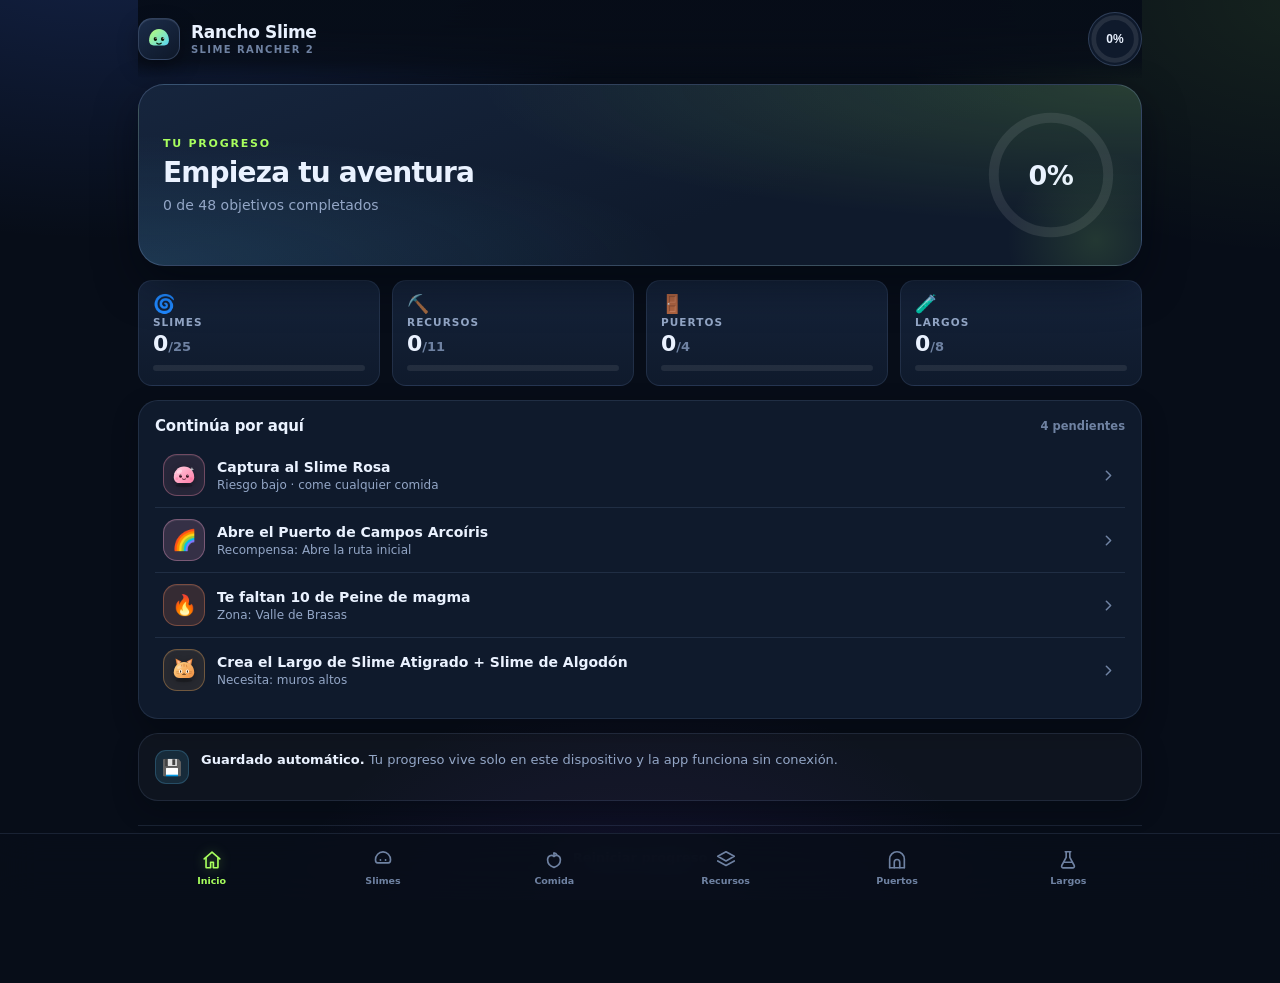
<file: public/index.html>
<!DOCTYPE html>
<html lang="es">
<head>
<meta charset="utf-8">
<meta name="viewport" content="width=device-width, initial-scale=1, viewport-fit=cover">
<meta name="color-scheme" content="dark">
<meta name="theme-color" content="#070d18">
<meta name="description" content="Rancho Slime: la checklist de Slime Rancher 2 para llevar tus slimes, recursos, puertos y largos. Tu progreso se guarda en tu dispositivo.">
<meta name="apple-mobile-web-app-capable" content="yes">
<meta name="apple-mobile-web-app-status-bar-style" content="black-translucent">
<meta name="apple-mobile-web-app-title" content="Rancho Slime">
<title>Rancho Slime · Checklist de Slime Rancher 2</title>
<link rel="manifest" href="manifest.json">
<link rel="icon" href="icon.svg" type="image/svg+xml">
<link rel="icon" href="icon.png" sizes="512x512">
<link rel="apple-touch-icon" href="icon.png">
<link rel="stylesheet" href="styles.css">
</head>
<body>
<div class="app">
  <header class="appbar">
    <div class="brand">
      <span class="brand-mark" aria-hidden="true">
        <svg viewBox="0 0 48 48">
          <defs>
            <linearGradient id="brandSlime" x1="8" y1="6" x2="40" y2="40" gradientUnits="userSpaceOnUse">
              <stop stop-color="#bcff74"></stop>
              <stop offset="1" stop-color="#4fd1ff"></stop>
            </linearGradient>
          </defs>
          <path d="M24 7C13.6 7 7 16.4 7 26.5c0 5.3 3.4 8.5 8 8.5h18c4.6 0 8-3.2 8-8.5C41 16.4 34.4 7 24 7Z" fill="url(#brandSlime)"></path>
          <ellipse cx="17.8" cy="24" rx="2.9" ry="3.6" fill="#0a1803"></ellipse>
          <ellipse cx="30.2" cy="24" rx="2.9" ry="3.6" fill="#0a1803"></ellipse>
          <circle cx="18.9" cy="22.6" r="1" fill="#ffffff"></circle>
          <circle cx="31.3" cy="22.6" r="1" fill="#ffffff"></circle>
          <path d="M20.3 31.2c2.2 1.8 5.2 1.8 7.4 0" fill="none" stroke="#0a1803" stroke-width="2.2" stroke-linecap="round"></path>
        </svg>
      </span>
      <div class="brand-text">
        <h1>Rancho Slime</h1>
        <p>Slime Rancher 2</p>
      </div>
    </div>
    <button class="ring" id="appbarRing" type="button" data-act="go" data-tab="inicio" aria-label="Ver progreso general">
      <svg viewBox="0 0 44 44" aria-hidden="true">
        <circle class="ring-track" cx="22" cy="22" r="18"></circle>
        <circle class="ring-fill" id="appbarRingFill" cx="22" cy="22" r="18"></circle>
      </svg>
      <span id="appbarPct">0%</span>
    </button>
  </header>

  <main>
    <section class="view" id="view-inicio" data-view="inicio" aria-labelledby="title-inicio">
      <h2 class="sr-only" id="title-inicio">Inicio</h2>
      <div id="overview"></div>
    </section>

    <section class="view" id="view-slimes" data-view="slimes" aria-labelledby="title-slimes" hidden>
      <div class="section-head">
        <div class="section-title">
          <h2 id="title-slimes">Slimes</h2>
          <span class="pill" id="slimesCount">0/0</span>
        </div>
        <p>Marca los slimes que ya capturaste.</p>
      </div>
      <label class="search">
        <svg viewBox="0 0 24 24" fill="none" stroke="currentColor" stroke-width="2" stroke-linecap="round" aria-hidden="true"><circle cx="11" cy="11" r="7"></circle><path d="m20 20-3.6-3.6"></path></svg>
        <input id="slimeSearch" type="search" placeholder="Buscar slime, comida o plort" autocomplete="off" enterkeyhint="search" aria-label="Buscar slimes">
      </label>
      <div class="chips" id="slimeFilters" role="group" aria-label="Filtrar slimes"></div>
      <div class="grid" id="slimeList"></div>
    </section>

    <section class="view" id="view-comida" data-view="comida" aria-labelledby="title-comida" hidden>
      <div class="section-head">
        <div class="section-title">
          <h2 id="title-comida">Comida</h2>
          <span class="pill" id="foodCount">0</span>
        </div>
        <p>Todas las comidas del juego y qué slime adora cada una.</p>
      </div>
      <div class="panel panel--tip">
        <span class="tip-icon" aria-hidden="true">🍽️</span>
        <p><b>Su favorito duplica los plorts.</b> Alimenta a cada slime con su comida favorita para sacar más provecho.</p>
      </div>
      <div class="grid" id="foodList"></div>
      <p class="food-foot" id="foodFoot"></p>
    </section>

    <section class="view" id="view-recursos" data-view="recursos" aria-labelledby="title-recursos" hidden>
      <div class="section-head">
        <div class="section-title">
          <h2 id="title-recursos">Recursos</h2>
          <span class="pill" id="resourcesCount">0/0</span>
        </div>
        <p>Suma lo que ya tienes en el inventario.</p>
      </div>
      <div class="chips" id="resourceFilters" role="group" aria-label="Filtrar recursos por zona"></div>
      <div class="grid" id="resourceList"></div>
    </section>

    <section class="view" id="view-puertos" data-view="puertos" aria-labelledby="title-puertos" hidden>
      <div class="section-head">
        <div class="section-title">
          <h2 id="title-puertos">Puertos</h2>
          <span class="pill" id="portsCount">0/0</span>
        </div>
        <p>Desbloquea nuevas zonas depositando slimes.</p>
      </div>
      <div class="grid" id="portList"></div>
      <div class="panel panel--tip">
        <span class="tip-icon" aria-hidden="true">💡</span>
        <p><b>Consejo:</b> lleva comida de sobra antes de abrir un puerto. Al otro lado te esperan slimes hambrientos.</p>
      </div>
    </section>

    <section class="view" id="view-largos" data-view="largos" aria-labelledby="title-largos" hidden>
      <div class="section-head">
        <div class="section-title">
          <h2 id="title-largos">Largos</h2>
          <span class="pill" id="largosCount">0/0</span>
        </div>
        <p>Combina dos slimes y revisa qué necesitas.</p>
      </div>

      <details class="info">
        <summary>¿Qué es un Largo?</summary>
        <p>Un Largo nace al alimentar a un slime con el plort de otro. Produce los plorts de ambos, pero necesita cuidados extra: comida de los dos tipos y, a veces, muros altos o escudo solar.</p>
      </details>

      <div class="card generator">
        <h3>Generador de Largos</h3>
        <p class="muted">Elige dos slimes distintos para ver su riesgo y lo que necesitan.</p>
        <div class="picker">
          <div class="field">
            <label for="largoA">Slime 1</label>
            <select id="largoA"></select>
          </div>
          <button class="swap" type="button" data-act="swap" aria-label="Intercambiar slimes">
            <svg viewBox="0 0 24 24" fill="none" stroke="currentColor" stroke-width="2" stroke-linecap="round" stroke-linejoin="round" aria-hidden="true"><path d="M7 4 4 7l3 3"></path><path d="M4 7h12a4 4 0 0 1 4 4"></path><path d="m17 20 3-3-3-3"></path><path d="M20 17H8a4 4 0 0 1-4-4"></path></svg>
          </button>
          <div class="field">
            <label for="largoB">Slime 2</label>
            <select id="largoB"></select>
          </div>
        </div>
        <button class="btn btn--primary btn--block" type="button" data-act="analyze">Analizar combinación</button>
        <div id="largoResult" aria-live="polite"></div>
      </div>

      <div class="panel-head panel-head--section">
        <h2>Combinaciones recomendadas</h2>
        <span class="pill" id="largosRecommendedCount">0/0</span>
      </div>
      <div class="grid" id="largoList"></div>
    </section>
  </main>

  <nav class="tabbar" aria-label="Secciones de la app">
    <div class="tabbar-inner">
      <button class="tab active" type="button" data-act="go" data-tab="inicio" aria-current="page">
        <svg viewBox="0 0 24 24" fill="none" stroke="currentColor" stroke-width="1.8" stroke-linecap="round" stroke-linejoin="round" aria-hidden="true"><path d="M3.5 10.8 12 3.5l8.5 7.3"></path><path d="M5.5 9.5V20a.5.5 0 0 0 .5.5h4.5v-6h3v6H18a.5.5 0 0 0 .5-.5V9.5"></path></svg>
        <span>Inicio</span>
      </button>
      <button class="tab" type="button" data-act="go" data-tab="slimes">
        <svg viewBox="0 0 24 24" fill="none" stroke="currentColor" stroke-width="1.8" stroke-linecap="round" stroke-linejoin="round" aria-hidden="true"><path d="M12 3.2c-4.6 0-8.2 3.9-8.2 8.6 0 2 .9 3.4 2.4 3.4h11.6c1.5 0 2.4-1.4 2.4-3.4 0-4.7-3.6-8.6-8.2-8.6Z"></path><circle cx="9.2" cy="12" r="1" fill="currentColor" stroke="none"></circle><circle cx="14.8" cy="12" r="1" fill="currentColor" stroke="none"></circle></svg>
        <span>Slimes</span>
      </button>
      <button class="tab" type="button" data-act="go" data-tab="comida">
        <svg viewBox="0 0 24 24" fill="none" stroke="currentColor" stroke-width="1.8" stroke-linecap="round" stroke-linejoin="round" aria-hidden="true"><path d="M12 8.2C9.6 5.8 5 7.2 5 11.8c0 3.6 2.7 7 7 8.2 4.3-1.2 7-4.6 7-8.2 0-4.6-4.6-6-7-3.6Z"></path><path d="M12 8V4.5"></path><path d="M12 4.5c1.6 0 2.7.9 3.2 2.1"></path></svg>
        <span>Comida</span>
      </button>
      <button class="tab" type="button" data-act="go" data-tab="recursos">
        <svg viewBox="0 0 24 24" fill="none" stroke="currentColor" stroke-width="1.8" stroke-linecap="round" stroke-linejoin="round" aria-hidden="true"><path d="m12 3 9 5-9 5-9-5 9-5Z"></path><path d="m3 13 9 5 9-5"></path></svg>
        <span>Recursos</span>
      </button>
      <button class="tab" type="button" data-act="go" data-tab="puertos">
        <svg viewBox="0 0 24 24" fill="none" stroke="currentColor" stroke-width="1.8" stroke-linecap="round" stroke-linejoin="round" aria-hidden="true"><path d="M4 20.5V11a8 8 0 0 1 16 0v9.5"></path><path d="M4 20.5h16"></path><path d="M9 20.5v-6a3 3 0 0 1 6 0v6"></path></svg>
        <span>Puertos</span>
      </button>
      <button class="tab" type="button" data-act="go" data-tab="largos">
        <svg viewBox="0 0 24 24" fill="none" stroke="currentColor" stroke-width="1.8" stroke-linecap="round" stroke-linejoin="round" aria-hidden="true"><path d="M9 3h6"></path><path d="M10 3v6.2L5.2 18a1.8 1.8 0 0 0 1.6 2.6h10.4a1.8 1.8 0 0 0 1.6-2.6L14 9.2V3"></path><path d="M7.6 14.5h8.8"></path></svg>
        <span>Largos</span>
      </button>
    </div>
  </nav>
</div>

<div class="toast" id="toast" role="status" aria-live="polite"></div>

<dialog class="dialog" id="resetDialog" aria-labelledby="resetTitle">
  <h2 id="resetTitle">¿Reiniciar todo?</h2>
  <p>Se borrará tu progreso de slimes, recursos, puertos y largos en este dispositivo. Esta acción no se puede deshacer.</p>
  <div class="dialog-actions">
    <button class="btn btn--ghost" type="button" data-act="reset-cancel">Cancelar</button>
    <button class="btn btn--danger" type="button" data-act="reset-confirm">Sí, reiniciar</button>
  </div>
</dialog>

<noscript><p class="noscript">Activa JavaScript para usar la checklist del rancho.</p></noscript>
<script type="module" src="app.js"></script>
</body>
</html>
</file>
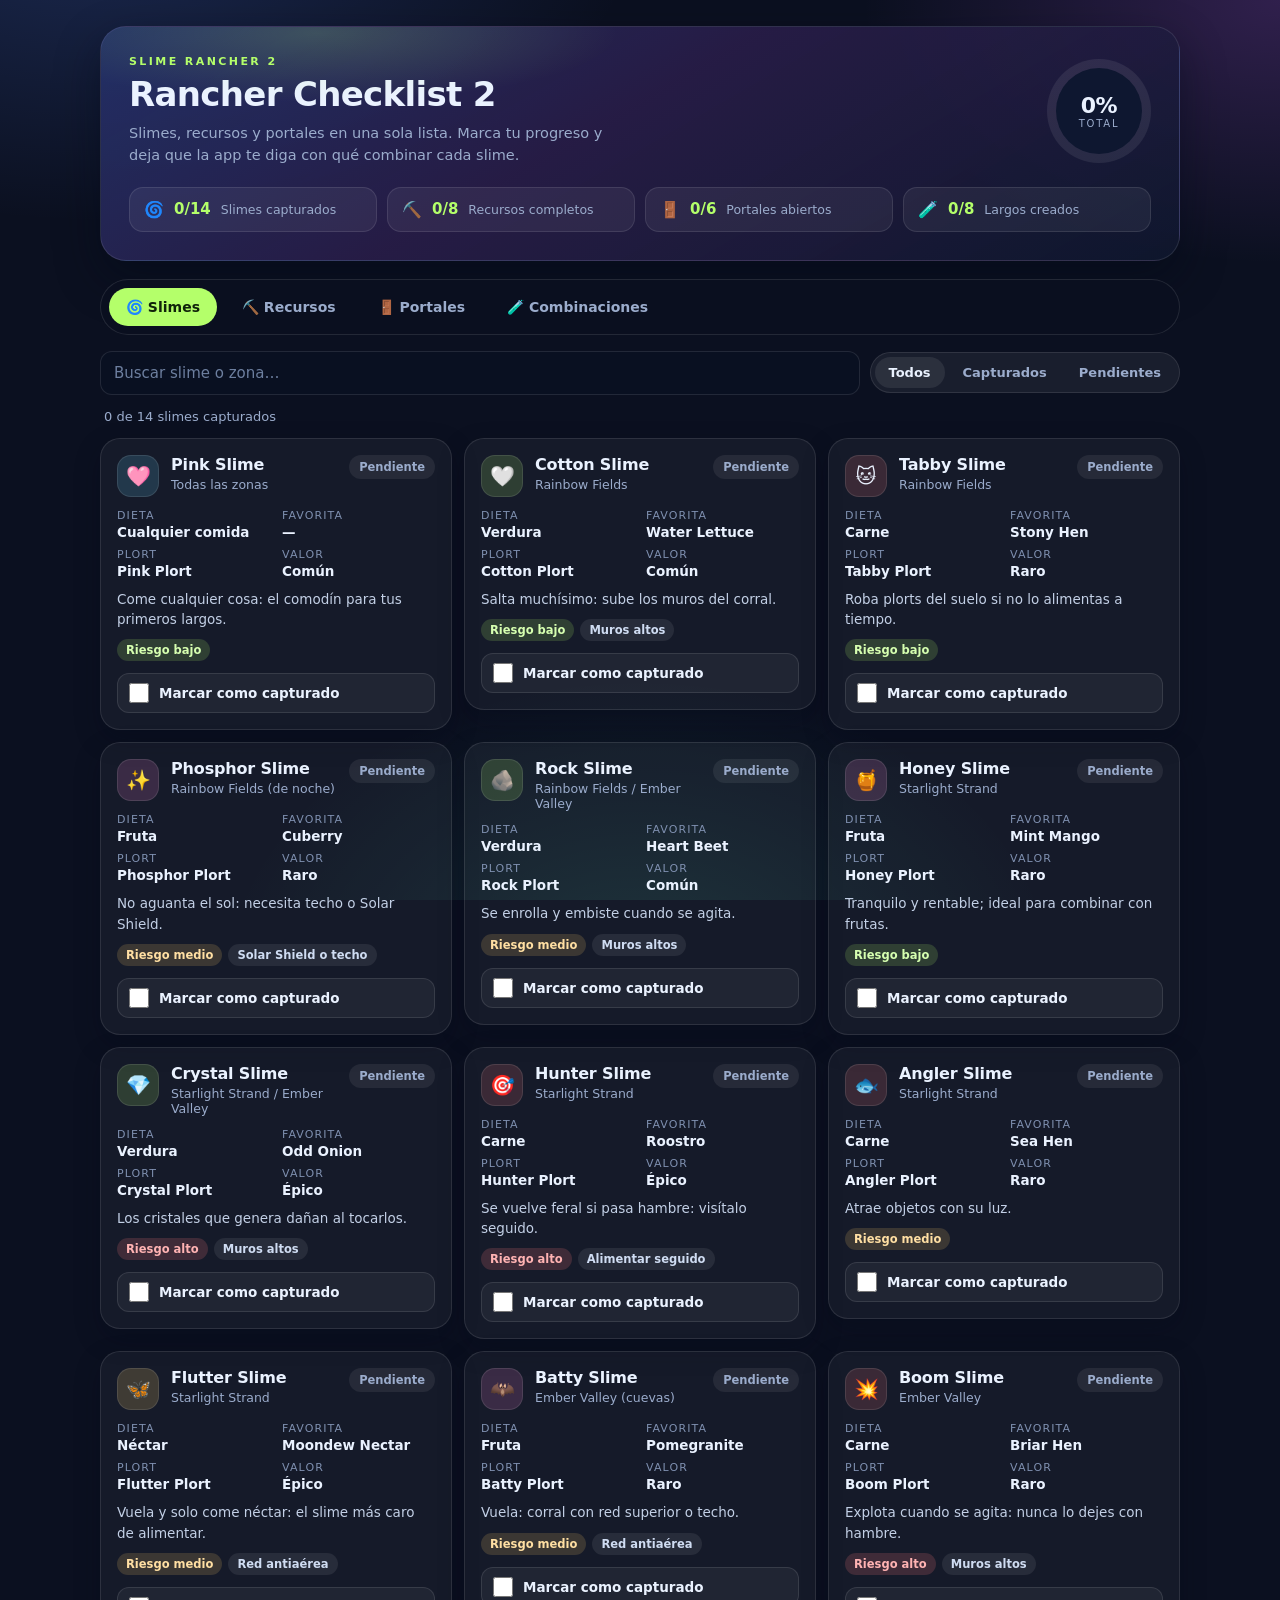
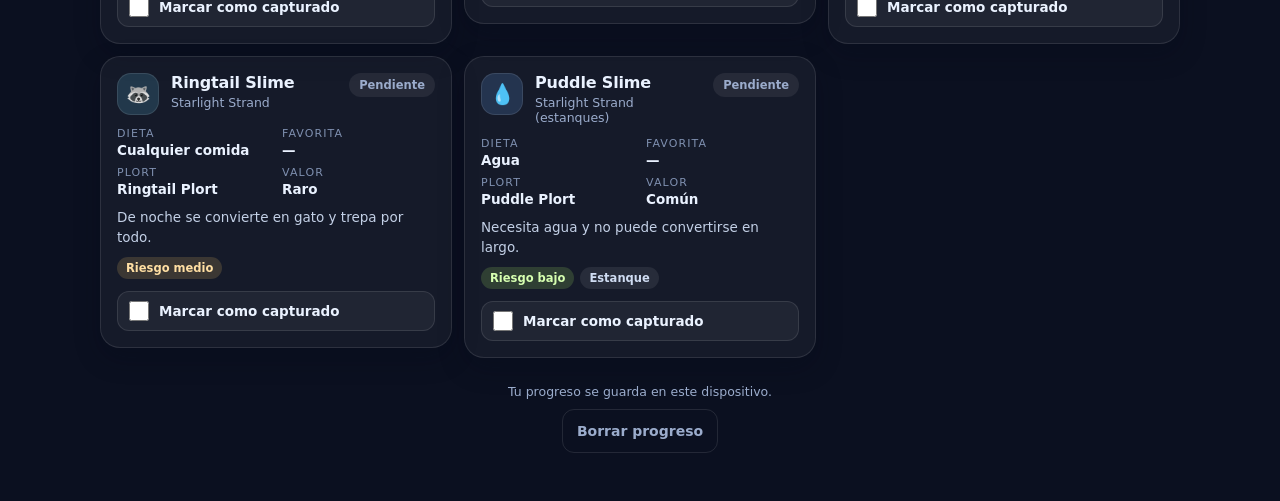
<file: site/index.html>
<!DOCTYPE html>
<html lang="es">
<head>
<meta charset="utf-8" />
<meta name="viewport" content="width=device-width, initial-scale=1, viewport-fit=cover" />
<meta name="theme-color" content="#0b1020" />
<title>Rancher Checklist 2 · Slime Rancher 2</title>
<meta name="description" content="Checklist de slimes, recursos y portales de Slime Rancher 2, con recomendaciones de combinaciones de slimes." />
<link rel="manifest" href="manifest.json" />
<link rel="icon" href="icon.png" />
<link rel="apple-touch-icon" href="icon.png" />
<link rel="stylesheet" href="styles.css" />
</head>
<body>
<div class="app">
  <header class="hero">
    <div class="hero-head">
      <div class="hero-copy">
        <p class="eyebrow">Slime Rancher 2</p>
        <h1>Rancher Checklist 2</h1>
        <p class="lede">Slimes, recursos y portales en una sola lista. Marca tu progreso y deja que la app te diga con qué combinar cada slime.</p>
      </div>
      <div class="ring" id="overallRing" role="img" aria-label="Progreso total 0%">
        <span id="overallPct">0%</span>
        <small>total</small>
      </div>
    </div>
    <ul class="stats" id="stats"></ul>
  </header>

  <nav class="tabs" aria-label="Secciones">
    <button class="tab is-active" type="button" data-view="slimes">🌀 Slimes</button>
    <button class="tab" type="button" data-view="resources">⛏️ Recursos</button>
    <button class="tab" type="button" data-view="ports">🚪 Portales</button>
    <button class="tab" type="button" data-view="combos">🧪 Combinaciones</button>
  </nav>

  <main>
    <section class="view" id="view-slimes">
      <div class="toolbar">
        <label class="field">
          <span class="sr-only">Buscar slime</span>
          <input id="slimeSearch" type="search" placeholder="Buscar slime o zona…" autocomplete="off" />
        </label>
        <div class="segmented" id="slimeFilter" role="group" aria-label="Filtrar slimes">
          <button type="button" data-filter="all" class="is-active">Todos</button>
          <button type="button" data-filter="captured">Capturados</button>
          <button type="button" data-filter="pending">Pendientes</button>
        </div>
      </div>
      <p class="hint" id="slimeHint"></p>
      <div class="grid" id="slimeList"></div>
    </section>

    <section class="view is-hidden" id="view-resources">
      <div class="toolbar">
        <label class="field">
          <span class="sr-only">Buscar recurso</span>
          <input id="resourceSearch" type="search" placeholder="Buscar recurso…" autocomplete="off" />
        </label>
      </div>
      <p class="hint" id="resourceHint"></p>
      <div class="grid" id="resourceList"></div>
    </section>

    <section class="view is-hidden" id="view-ports">
      <p class="hint">Lugares y accesos que ya desbloqueaste en tu partida.</p>
      <div class="grid" id="portList"></div>
    </section>

    <section class="view is-hidden" id="view-combos">
      <div class="card">
        <h2>🧪 Analiza tu combinación</h2>
        <p class="hint">Elige dos slimes: la app compara dietas, valor de plorts y riesgos del corral.</p>
        <div class="analyzer-controls">
          <select id="largoA" aria-label="Primer slime"></select>
          <span class="plus" aria-hidden="true">+</span>
          <select id="largoB" aria-label="Segundo slime"></select>
          <button class="btn primary" id="analyzeBtn" type="button">Analizar</button>
        </div>
        <div id="largoResult" class="result" hidden></div>
      </div>

      <div class="card">
        <h2>⭐ Combinaciones recomendadas</h2>
        <p class="hint">Las que mejor rinden: una sola comida por corral y plorts de buen precio.</p>
        <div class="grid" id="comboList"></div>
      </div>

      <div class="card">
        <h2>🤝 ¿Con quién combino…?</h2>
        <p class="hint">Elige un slime y verás sus tres mejores parejas.</p>
        <label class="field">
          <span class="sr-only">Elige un slime</span>
          <select id="partnerPick" aria-label="Elige un slime"></select>
        </label>
        <div class="grid" id="partnerList"></div>
      </div>
    </section>
  </main>

  <footer>
    <p>Tu progreso se guarda en este dispositivo.</p>
    <button class="btn ghost" id="resetBtn" type="button">Borrar progreso</button>
  </footer>
</div>

<script src="data.js"></script>
<script src="app.js"></script>
</body>
</html>
</file>
<file: public/styles.css>
:root {
  --bg: #070d18;
  --surface: #0f1a2c;
  --surface-2: #15233a;
  --surface-3: #1a2b46;
  --line: rgba(150, 180, 230, 0.13);
  --line-strong: rgba(150, 180, 230, 0.24);
  --text: #eaf2ff;
  --muted: #93a6c6;
  --muted-2: #6f82a2;
  --accent: #a8ff5e;
  --accent-2: #5fe0b0;
  --accent-ink: #0b1f03;
  --blue: #5cc8ff;
  --amber: #ffc45c;
  --red: #ff7b87;
  --shadow: 0 18px 40px rgba(2, 6, 14, 0.5);
  --radius: 20px;
  --radius-sm: 14px;
  --tabbar-h: 76px;
  color-scheme: dark;
}

*, *::before, *::after { box-sizing: border-box; }

html { -webkit-text-size-adjust: 100%; }

body {
  margin: 0;
  min-height: 100dvh;
  font-family: ui-rounded, system-ui, -apple-system, "Segoe UI", Roboto, sans-serif;
  color: var(--text);
  background: var(--bg);
  -webkit-font-smoothing: antialiased;
  overflow-x: hidden;
}

body::before {
  content: "";
  position: fixed;
  inset: 0;
  z-index: -1;
  background:
    radial-gradient(900px 520px at 8% -8%, rgba(70, 120, 255, 0.20), transparent 60%),
    radial-gradient(720px 440px at 102% 0%, rgba(168, 255, 94, 0.09), transparent 58%),
    radial-gradient(640px 520px at 50% 112%, rgba(120, 60, 220, 0.15), transparent 62%),
    var(--bg);
}

.app {
  max-width: 1040px;
  margin: 0 auto;
  padding: 0 18px calc(var(--tabbar-h) + 34px + env(safe-area-inset-bottom));
}

.sr-only {
  position: absolute;
  width: 1px;
  height: 1px;
  padding: 0;
  margin: -1px;
  overflow: hidden;
  clip: rect(0 0 0 0);
  white-space: nowrap;
  border: 0;
}

/* ------------------------------- Barra superior ------------------------------ */

.appbar {
  position: sticky;
  top: 0;
  z-index: 30;
  display: flex;
  align-items: center;
  justify-content: space-between;
  gap: 12px;
  padding: calc(12px + env(safe-area-inset-top)) 0 12px;
  background: linear-gradient(180deg, rgba(7, 13, 24, 0.95) 35%, rgba(7, 13, 24, 0.76) 78%, transparent);
  -webkit-backdrop-filter: blur(16px);
  backdrop-filter: blur(16px);
}

.brand { display: flex; align-items: center; gap: 11px; min-width: 0; }

.brand-mark {
  width: 42px;
  height: 42px;
  flex: 0 0 auto;
  display: grid;
  place-items: center;
  border-radius: 14px;
  border: 1px solid var(--line-strong);
  background: linear-gradient(145deg, #1b2c49, #0e1829);
  box-shadow: inset 0 1px 0 rgba(255, 255, 255, 0.08), 0 8px 20px rgba(0, 0, 0, 0.35);
}

.brand-mark svg { width: 28px; height: 28px; display: block; }

.brand-text h1 {
  margin: 0;
  font-size: 17px;
  font-weight: 800;
  letter-spacing: -0.02em;
  line-height: 1.1;
}

.brand-text p {
  margin: 3px 0 0;
  font-size: 10px;
  font-weight: 700;
  letter-spacing: 0.14em;
  text-transform: uppercase;
  color: var(--muted-2);
}

.ring {
  position: relative;
  width: 54px;
  height: 54px;
  flex: 0 0 auto;
  padding: 0;
  border-radius: 50%;
  border: 1px solid var(--line-strong);
  background: var(--surface);
  color: var(--text);
  cursor: pointer;
}

.ring svg { position: absolute; inset: 0; width: 100%; height: 100%; transform: rotate(-90deg); }

.ring-track { fill: none; stroke: rgba(255, 255, 255, 0.09); stroke-width: 4; }

.ring-fill {
  fill: none;
  stroke: var(--accent);
  stroke-width: 4;
  stroke-linecap: round;
  filter: drop-shadow(0 0 5px rgba(168, 255, 94, 0.45));
  transition: stroke-dashoffset 0.7s cubic-bezier(0.34, 1.2, 0.64, 1);
}

.ring span {
  position: absolute;
  inset: 0;
  display: grid;
  place-items: center;
  font-size: 12px;
  font-weight: 800;
  font-variant-numeric: tabular-nums;
}

/* ---------------------------------- Vistas ---------------------------------- */

main { display: block; }

.view:not([hidden]) { animation: fade-in 0.28s ease both; }

@keyframes fade-in {
  from { opacity: 0; transform: translateY(5px); }
  to { opacity: 1; transform: none; }
}

.section-head { padding: 16px 2px 4px; }

.section-title { display: flex; align-items: center; gap: 10px; flex-wrap: wrap; }

.section-head h2 {
  margin: 0;
  font-size: 25px;
  font-weight: 850;
  letter-spacing: -0.025em;
}

.section-head p { margin: 5px 0 0; color: var(--muted); font-size: 14px; line-height: 1.4; }

.pill {
  padding: 3px 10px;
  border-radius: 999px;
  border: 1px solid rgba(168, 255, 94, 0.3);
  background: rgba(168, 255, 94, 0.12);
  color: var(--accent);
  font-size: 12px;
  font-weight: 800;
  font-variant-numeric: tabular-nums;
}

/* ---------------------------------- Hero ----------------------------------- */

.hero {
  position: relative;
  display: flex;
  align-items: center;
  justify-content: space-between;
  gap: 18px;
  margin-top: 6px;
  padding: 24px;
  border-radius: 26px;
  border: 1px solid var(--line-strong);
  background:
    radial-gradient(120% 140% at 100% 0%, rgba(168, 255, 94, 0.16), transparent 55%),
    radial-gradient(90% 120% at 0% 100%, rgba(92, 200, 255, 0.14), transparent 60%),
    linear-gradient(160deg, #16253d, #0f1a2c 62%);
  box-shadow: var(--shadow);
  overflow: hidden;
}

.hero::after {
  content: "";
  position: absolute;
  right: -50px;
  bottom: -70px;
  width: 190px;
  height: 190px;
  border-radius: 50%;
  background: radial-gradient(circle, rgba(168, 255, 94, 0.13), transparent 66%);
  pointer-events: none;
}

.hero-copy { min-width: 0; }

.eyebrow {
  margin: 0 0 7px;
  font-size: 11px;
  font-weight: 800;
  letter-spacing: 0.16em;
  text-transform: uppercase;
  color: var(--accent);
}

.hero h2 {
  margin: 0;
  font-size: clamp(22px, 4vw, 28px);
  font-weight: 850;
  letter-spacing: -0.03em;
  line-height: 1.12;
}

.hero-sub { margin: 9px 0 0; color: var(--muted); font-size: 14px; }

.hero-ring { position: relative; width: 132px; height: 132px; flex: 0 0 auto; }

.hero-ring svg { width: 100%; height: 100%; transform: rotate(-90deg); }
.hero-ring .ring-track { stroke-width: 9; }
.hero-ring .ring-fill { stroke-width: 9; }

.hero-ring span {
  position: absolute;
  inset: 0;
  display: grid;
  place-items: center;
  font-size: 27px;
  font-weight: 850;
  font-variant-numeric: tabular-nums;
  letter-spacing: -0.02em;
}

/* ---------------------------------- Tiles ---------------------------------- */

.tiles {
  display: grid;
  grid-template-columns: repeat(2, 1fr);
  gap: 12px;
  margin-top: 14px;
}

.tile {
  display: grid;
  gap: 3px;
  padding: 14px;
  text-align: left;
  font: inherit;
  color: var(--text);
  cursor: pointer;
  border-radius: var(--radius-sm);
  border: 1px solid var(--line);
  background: linear-gradient(180deg, var(--surface-2), var(--surface));
  transition: border-color 0.15s, transform 0.15s;
}

.tile:hover { border-color: var(--line-strong); }
.tile:active { transform: scale(0.985); }

.tile-icon { font-size: 18px; line-height: 1; }

.tile-label {
  font-size: 10.5px;
  font-weight: 800;
  letter-spacing: 0.1em;
  text-transform: uppercase;
  color: var(--muted);
}

.tile-value {
  font-size: 22px;
  font-weight: 850;
  font-variant-numeric: tabular-nums;
  line-height: 1.15;
}

.tile-value small { font-size: 13px; font-weight: 700; color: var(--muted-2); }

.tile .bar { margin-top: 6px; }

/* ---------------------------------- Barras --------------------------------- */

.bar {
  display: block;
  height: 6px;
  border-radius: 999px;
  background: rgba(255, 255, 255, 0.08);
  overflow: hidden;
}

.bar > span {
  display: block;
  height: 100%;
  border-radius: inherit;
  background: linear-gradient(90deg, var(--accent), var(--accent-2));
  transition: width 0.45s cubic-bezier(0.2, 0.8, 0.2, 1);
}

.bar--lg { height: 9px; }

/* ---------------------------------- Paneles -------------------------------- */

.panel {
  margin-top: 14px;
  padding: 16px;
  border-radius: var(--radius);
  border: 1px solid var(--line);
  background: var(--surface);
  box-shadow: 0 10px 26px rgba(2, 6, 14, 0.3);
}

.panel-head {
  display: flex;
  align-items: center;
  justify-content: space-between;
  gap: 10px;
  margin-bottom: 8px;
}

.panel-head h2 { margin: 0; font-size: 15px; font-weight: 800; letter-spacing: -0.01em; }

.panel-head--section { margin: 26px 2px 10px; }
.panel-head--section h2 { font-size: 17px; }

.panel-hint { font-size: 11.5px; font-weight: 700; color: var(--muted-2); }

.panel--tip {
  display: flex;
  align-items: flex-start;
  gap: 12px;
  background: rgba(255, 255, 255, 0.03);
}

.tip-icon {
  width: 34px;
  height: 34px;
  flex: 0 0 auto;
  display: grid;
  place-items: center;
  border-radius: 11px;
  background: rgba(92, 200, 255, 0.12);
  border: 1px solid rgba(92, 200, 255, 0.22);
  font-size: 16px;
}

.panel--tip p { margin: 0; font-size: 13px; line-height: 1.5; color: var(--muted); }
.panel--tip b { color: var(--text); }

.panel--install {
  display: flex;
  align-items: center;
  justify-content: space-between;
  gap: 14px;
  border-color: rgba(168, 255, 94, 0.3);
  background: linear-gradient(135deg, rgba(168, 255, 94, 0.1), var(--surface) 70%);
}

.panel--install h2 { margin: 0; font-size: 15px; font-weight: 800; }
.panel--install p { margin: 5px 0 0; font-size: 12.5px; line-height: 1.45; color: var(--muted); }
.panel--install .btn { flex: 0 0 auto; }

.panel--win {
  text-align: center;
  border-color: rgba(255, 196, 92, 0.34);
  background: radial-gradient(120% 140% at 50% 0%, rgba(255, 196, 92, 0.14), transparent 65%), var(--surface);
}

.win-icon { font-size: 34px; line-height: 1; }

.panel--win h2 { margin: 10px 0 0; font-size: 18px; }
.panel--win p { margin: 6px auto 0; max-width: 42ch; font-size: 13.5px; line-height: 1.5; color: var(--muted); }

/* ------------------------------- Sugerencias ------------------------------- */

.sug {
  display: flex;
  align-items: center;
  gap: 12px;
  width: 100%;
  padding: 11px 8px;
  border: 0;
  border-radius: 13px;
  background: transparent;
  color: var(--text);
  font: inherit;
  text-align: left;
  cursor: pointer;
  transition: background 0.15s;
}

.sug + .sug { border-top: 1px solid var(--line); border-radius: 0; }
.sug:hover { background: rgba(255, 255, 255, 0.035); }
.sug:last-child { border-radius: 0 0 13px 13px; }

.sug > svg { width: 17px; height: 17px; flex: 0 0 auto; color: var(--muted-2); }

.sug-body { flex: 1; min-width: 0; }

.sug-title {
  display: block;
  font-size: 14px;
  font-weight: 750;
  line-height: 1.25;
  overflow: hidden;
  text-overflow: ellipsis;
  white-space: nowrap;
}

.sug-meta {
  display: block;
  margin-top: 2px;
  font-size: 12px;
  color: var(--muted);
  overflow: hidden;
  text-overflow: ellipsis;
  white-space: nowrap;
}

/* ---------------------------------- Avatar --------------------------------- */

.avatar {
  width: 42px;
  height: 42px;
  flex: 0 0 auto;
  display: grid;
  place-items: center;
  border-radius: 14px;
  font-size: 20px;
  line-height: 1;
  background: rgb(var(--tone, 148 176 222) / 0.16);
  border: 1px solid rgb(var(--tone, 148 176 222) / 0.34);
  box-shadow: inset 0 1px 0 rgba(255, 255, 255, 0.06);
}

.avatar--lg { width: 54px; height: 54px; font-size: 26px; border-radius: 17px; }

.avatar--art { padding: 3px; background: rgb(var(--tone, 148 176 222) / 0.1); }

.slime-img {
  display: block;
  width: 100%;
  height: 100%;
  object-fit: contain;
  filter: drop-shadow(0 2px 3px rgba(0, 0, 0, 0.35));
}

.ico { width: 13px; height: 13px; flex: 0 0 auto; opacity: 0.8; }

.meta--ico { display: flex; align-items: center; gap: 5px; }

.facts--3 > div:last-child { grid-column: 1 / -1; }

.avatar-stack { display: flex; flex: 0 0 auto; }

.avatar-stack .avatar + .avatar {
  margin-left: -13px;
  box-shadow: 0 0 0 3px var(--surface-2);
}

/* ---------------------------------- Buscador ------------------------------- */

.search {
  display: flex;
  align-items: center;
  gap: 10px;
  height: 50px;
  margin-top: 14px;
  padding: 0 14px;
  border-radius: 15px;
  border: 1px solid var(--line);
  background: var(--surface);
  color: var(--muted-2);
  transition: border-color 0.15s, box-shadow 0.15s;
}

.search:focus-within {
  border-color: rgba(168, 255, 94, 0.5);
  box-shadow: 0 0 0 3px rgba(168, 255, 94, 0.12);
}

.search svg { width: 19px; height: 19px; flex: 0 0 auto; }

.search input {
  flex: 1;
  min-width: 0;
  height: 100%;
  border: 0;
  outline: 0;
  background: transparent;
  color: var(--text);
  font: inherit;
  font-size: 16px;
}

.search input::placeholder { color: var(--muted-2); }
.search input::-webkit-search-cancel-button { filter: invert(1) opacity(0.5); }

/* ---------------------------------- Chips ---------------------------------- */

.chips {
  display: flex;
  gap: 8px;
  margin: 0 -18px;
  padding: 12px 18px 6px;
  overflow-x: auto;
  scrollbar-width: none;
  -webkit-overflow-scrolling: touch;
}

.chips::-webkit-scrollbar { display: none; }

.chip {
  flex: 0 0 auto;
  padding: 8px 14px;
  border-radius: 999px;
  border: 1px solid var(--line);
  background: var(--surface);
  color: var(--muted);
  font: inherit;
  font-size: 13px;
  font-weight: 700;
  white-space: nowrap;
  cursor: pointer;
  transition: background 0.15s, color 0.15s, border-color 0.15s;
}

.chip:hover { border-color: var(--line-strong); color: var(--text); }

.chip.is-active {
  background: var(--accent);
  border-color: var(--accent);
  color: var(--accent-ink);
}

.chip b { margin-left: 5px; font-weight: 850; font-variant-numeric: tabular-nums; opacity: 0.75; }

/* ---------------------------------- Grid ----------------------------------- */

.grid { display: grid; gap: 12px; margin-top: 6px; padding-bottom: 6px; }

/* ---------------------------------- Tarjetas ------------------------------- */

.card {
  padding: 15px;
  border-radius: var(--radius);
  border: 1px solid var(--line);
  background: linear-gradient(180deg, var(--surface-2), var(--surface));
  box-shadow: 0 10px 26px rgba(2, 6, 14, 0.28);
  transition: border-color 0.2s, background 0.2s;
}

.card.is-done {
  border-color: rgba(168, 255, 94, 0.36);
  background: linear-gradient(180deg, rgba(35, 62, 40, 0.4), var(--surface) 70%);
}

.card-top { display: flex; align-items: flex-start; gap: 11px; }

.card-title { flex: 1; min-width: 0; }

.card-title h3 {
  margin: 0;
  font-size: 16px;
  font-weight: 800;
  letter-spacing: -0.01em;
  line-height: 1.28;
}

.card-title .meta { margin: 3px 0 0; font-size: 12.5px; color: var(--muted); overflow-wrap: anywhere; }

.status {
  flex: 0 0 auto;
  padding: 4px 9px;
  border-radius: 999px;
  border: 1px solid var(--line);
  background: rgba(255, 255, 255, 0.06);
  color: var(--muted);
  font-size: 10px;
  font-weight: 800;
  letter-spacing: 0.04em;
  text-transform: uppercase;
  white-space: nowrap;
}

.status.is-ok {
  border-color: rgba(168, 255, 94, 0.35);
  background: rgba(168, 255, 94, 0.13);
  color: var(--accent);
}

.status.is-warn {
  border-color: rgba(255, 196, 92, 0.3);
  background: rgba(255, 196, 92, 0.1);
  color: var(--amber);
}

.facts {
  display: grid;
  grid-template-columns: 1fr 1fr;
  gap: 9px 12px;
  margin: 13px 0 0;
}

.facts div { min-width: 0; }

.facts dt {
  display: flex;
  align-items: center;
  gap: 5px;
  font-size: 10px;
  font-weight: 800;
  letter-spacing: 0.1em;
  text-transform: uppercase;
  color: var(--muted-2);
}

.facts dd { margin: 3px 0 0; font-size: 13px; font-weight: 650; line-height: 1.35; overflow-wrap: anywhere; }

.tags { display: flex; flex-wrap: wrap; gap: 6px; margin-top: 12px; }

.tag {
  padding: 4px 9px;
  border-radius: 8px;
  border: 1px solid var(--line);
  background: rgba(255, 255, 255, 0.05);
  color: var(--muted);
  font-size: 11px;
  font-weight: 700;
}

.tag.risk--bajo { border-color: rgba(168, 255, 94, 0.24); background: rgba(168, 255, 94, 0.1); color: #c8ff9d; }
.tag.risk--medio { border-color: rgba(255, 196, 92, 0.26); background: rgba(255, 196, 92, 0.1); color: #ffd98f; }
.tag.risk--alto { border-color: rgba(255, 123, 135, 0.3); background: rgba(255, 123, 135, 0.1); color: #ffb3ba; }

/* ---------------------------------- Toggle --------------------------------- */

.toggle {
  display: flex;
  align-items: center;
  justify-content: center;
  gap: 9px;
  width: 100%;
  min-height: 46px;
  margin-top: 13px;
  padding: 10px 14px;
  border-radius: 13px;
  border: 1px solid var(--line-strong);
  background: rgba(255, 255, 255, 0.045);
  color: var(--text);
  font: inherit;
  font-size: 13.5px;
  font-weight: 800;
  cursor: pointer;
  transition: background 0.18s, border-color 0.18s, color 0.18s, transform 0.12s;
}

.toggle:hover { background: rgba(255, 255, 255, 0.08); }
.toggle:active { transform: scale(0.99); }

.box {
  width: 20px;
  height: 20px;
  flex: 0 0 auto;
  display: grid;
  place-items: center;
  border-radius: 6px;
  border: 1.5px solid var(--line-strong);
  transition: background 0.18s, border-color 0.18s;
}

.box svg { width: 13px; height: 13px; opacity: 0; color: var(--accent-ink); transition: opacity 0.15s; }

.toggle[aria-pressed="true"] {
  border-color: rgba(168, 255, 94, 0.42);
  background: rgba(168, 255, 94, 0.13);
  color: #d6ffb0;
}

.toggle[aria-pressed="true"] .box { border-color: var(--accent); background: var(--accent); }
.toggle[aria-pressed="true"] .box svg { opacity: 1; }

/* --------------------------------- Stepper --------------------------------- */

.stepper { display: flex; align-items: center; gap: 9px; margin-top: 14px; }

.step {
  width: 46px;
  height: 46px;
  flex: 0 0 auto;
  display: grid;
  place-items: center;
  border-radius: 13px;
  border: 1px solid var(--line-strong);
  background: rgba(255, 255, 255, 0.05);
  color: var(--text);
  font: inherit;
  font-size: 22px;
  font-weight: 700;
  line-height: 1;
  cursor: pointer;
  transition: background 0.15s, opacity 0.15s, transform 0.12s;
}

.step:hover:not(:disabled) { background: rgba(255, 255, 255, 0.1); }
.step:active:not(:disabled) { transform: scale(0.96); }
.step:disabled { opacity: 0.32; cursor: not-allowed; }

.step--add {
  border-color: rgba(168, 255, 94, 0.4);
  background: rgba(168, 255, 94, 0.13);
  color: var(--accent);
}

.step--add:hover:not(:disabled) { background: rgba(168, 255, 94, 0.2); }

.stepper-value {
  display: flex;
  align-items: baseline;
  justify-content: center;
  gap: 5px;
  min-width: 60px;
  font-variant-numeric: tabular-nums;
}

.stepper-value b { font-size: 20px; font-weight: 850; }
.stepper-value small { font-size: 11.5px; font-weight: 700; color: var(--muted-2); }

.mini-btn {
  margin-left: auto;
  padding: 9px 13px;
  border-radius: 11px;
  border: 1px solid var(--line);
  background: transparent;
  color: var(--muted);
  font: inherit;
  font-size: 12px;
  font-weight: 800;
  cursor: pointer;
  transition: color 0.15s, border-color 0.15s;
}

.mini-btn:hover { color: var(--text); border-color: var(--line-strong); }

.done-pill {
  margin-left: auto;
  display: inline-flex;
  align-items: center;
  gap: 5px;
  padding: 7px 12px;
  border-radius: 11px;
  border: 1px solid rgba(168, 255, 94, 0.3);
  background: rgba(168, 255, 94, 0.13);
  color: var(--accent);
  font-size: 12px;
  font-weight: 800;
  white-space: nowrap;
}

/* --------------------------------- Vacío ----------------------------------- */

.empty {
  grid-column: 1 / -1;
  padding: 44px 20px;
  border-radius: var(--radius);
  border: 1px dashed var(--line-strong);
  color: var(--muted);
  text-align: center;
}

.empty-icon { display: block; margin-bottom: 10px; font-size: 34px; }
.empty h3 { margin: 0 0 4px; color: var(--text); font-size: 16px; }
.empty p { margin: 0; font-size: 13.5px; }

/* ---------------------------------- Comida --------------------------------- */

.food-summary { margin: 12px 0 0; font-size: 13px; line-height: 1.55; color: var(--muted); }

.food-card .facts { margin-top: 11px; }

.food-slimes { margin-top: 13px; padding-top: 12px; border-top: 1px solid var(--line); }

.food-slimes-label {
  display: flex;
  align-items: center;
  gap: 5px;
  margin-bottom: 8px;
  font-size: 10px;
  font-weight: 800;
  letter-spacing: 0.1em;
  text-transform: uppercase;
  color: var(--muted-2);
}

#foodList { grid-template-columns: 1fr; }

.food-group { display: grid; grid-column: 1 / -1; grid-template-columns: 1fr; gap: 12px; }

@media (min-width: 840px) {
  .food-group { grid-template-columns: repeat(2, 1fr); }
  .food-group-head { grid-column: 1 / -1; }
}

.food-group-head {
  display: flex;
  align-items: flex-start;
  gap: 12px;
  margin-top: 10px;
  padding: 0 2px;
}

.food-group-head:first-child { margin-top: 0; }

.food-group-head .avatar { width: 38px; height: 38px; border-radius: 12px; font-size: 18px; }

.food-group-copy { flex: 1 1 auto; min-width: 0; }

.food-group-copy h3 {
  margin: 2px 0 2px;
  font-size: 15.5px;
  font-weight: 800;
  letter-spacing: -0.01em;
}

.food-group-copy p { margin: 0; font-size: 12.5px; line-height: 1.45; color: var(--muted); }

.food-group-head .pill { flex: 0 0 auto; margin-top: 2px; }

.food-foot {
  margin: 16px 2px 0;
  font-size: 12.5px;
  line-height: 1.5;
  color: var(--muted-2);
  text-align: center;
}

.slime-chips { display: flex; flex-wrap: wrap; gap: 6px; }

.slime-chip {
  display: inline-flex;
  align-items: center;
  gap: 6px;
  padding: 4px 10px 4px 4px;
  border-radius: 999px;
  border: 1px solid var(--line);
  background: rgba(255, 255, 255, 0.05);
  color: var(--muted);
  font-size: 11.5px;
  font-weight: 700;
}

.slime-chip .slime-img { width: 22px; height: 22px; flex: 0 0 auto; filter: none; }

/* ---------------------------------- Largos --------------------------------- */

.info {
  margin-top: 14px;
  border-radius: var(--radius-sm);
  border: 1px solid var(--line);
  background: var(--surface);
  overflow: hidden;
}

.info summary {
  display: flex;
  align-items: center;
  justify-content: space-between;
  gap: 10px;
  padding: 14px 16px;
  color: var(--text);
  font-size: 13.5px;
  font-weight: 800;
  cursor: pointer;
  list-style: none;
}

.info summary::-webkit-details-marker { display: none; }
.info summary::after { content: "+"; color: var(--muted-2); font-size: 18px; font-weight: 600; }
.info[open] summary::after { content: "−"; }
.info p { margin: 0; padding: 0 16px 15px; color: var(--muted); font-size: 13px; line-height: 1.55; }

.generator { margin-top: 14px; }

.generator > h3 { margin: 0; font-size: 16px; font-weight: 800; letter-spacing: -0.01em; }

.generator > .muted { margin: 4px 0 0; color: var(--muted); font-size: 13px; line-height: 1.45; }

.picker {
  display: grid;
  grid-template-columns: 1fr auto 1fr;
  align-items: end;
  gap: 9px;
  margin-top: 14px;
}

.field { display: grid; gap: 5px; min-width: 0; }

.field label {
  font-size: 10px;
  font-weight: 800;
  letter-spacing: 0.1em;
  text-transform: uppercase;
  color: var(--muted-2);
}

.field select {
  width: 100%;
  height: 48px;
  padding: 0 32px 0 12px;
  border-radius: 12px;
  border: 1px solid var(--line-strong);
  background-color: var(--surface-2);
  background-image: url("data:image/svg+xml,%3Csvg xmlns='http://www.w3.org/2000/svg' width='14' height='14' viewBox='0 0 24 24' fill='none' stroke='%2393a6c6' stroke-width='2.5' stroke-linecap='round' stroke-linejoin='round'%3E%3Cpath d='m6 9 6 6 6-6'/%3E%3C/svg%3E");
  background-repeat: no-repeat;
  background-position: right 10px center;
  color: var(--text);
  font: inherit;
  font-size: 15px;
  font-weight: 650;
  text-overflow: ellipsis;
  appearance: none;
  -webkit-appearance: none;
  cursor: pointer;
}

.swap {
  width: 44px;
  height: 44px;
  margin-bottom: 2px;
  display: grid;
  place-items: center;
  border-radius: 12px;
  border: 1px solid var(--line);
  background: var(--surface-2);
  color: var(--muted);
  cursor: pointer;
  transition: color 0.15s, border-color 0.15s;
}

.swap:hover { color: var(--text); border-color: var(--line-strong); }
.swap svg { width: 20px; height: 20px; }

.btn {
  display: inline-flex;
  align-items: center;
  justify-content: center;
  gap: 8px;
  min-height: 48px;
  padding: 12px 18px;
  border-radius: 13px;
  border: 1px solid transparent;
  font: inherit;
  font-size: 14.5px;
  font-weight: 800;
  cursor: pointer;
  transition: filter 0.15s, transform 0.12s, background 0.15s;
}

.btn--primary {
  background: var(--accent);
  color: var(--accent-ink);
  box-shadow: 0 8px 22px rgba(168, 255, 94, 0.22);
}

.btn--primary:hover { filter: brightness(1.06); }
.btn--primary:active { transform: scale(0.99); }

.btn--ghost { border-color: var(--line-strong); background: transparent; color: var(--muted); }
.btn--ghost:hover { color: var(--text); }

.btn--danger {
  border-color: rgba(255, 123, 135, 0.4);
  background: rgba(255, 123, 135, 0.14);
  color: #ffb3ba;
}

.btn--danger:hover { background: rgba(255, 123, 135, 0.22); }

.btn--block { width: 100%; margin-top: 14px; }

/* --------------------------------- Resultado ------------------------------- */

.result {
  margin-top: 14px;
  padding: 16px;
  border-radius: var(--radius);
  border: 1px solid var(--line-strong);
  background: linear-gradient(180deg, var(--surface-2), var(--surface));
  animation: pop 0.3s ease both;
}

@keyframes pop {
  from { opacity: 0; transform: translateY(7px); }
  to { opacity: 1; transform: none; }
}

.result--alto { border-color: rgba(255, 123, 135, 0.4); }
.result--medio { border-color: rgba(255, 196, 92, 0.36); }
.result--bajo { border-color: rgba(168, 255, 94, 0.34); }
.result--warn { border-color: rgba(255, 196, 92, 0.4); }

.result-top { display: flex; align-items: center; gap: 9px; flex-wrap: wrap; }
.result-top .tag { margin-left: 2px; }

.plus { color: var(--muted-2); font-size: 20px; font-weight: 800; }

.result h3 { margin: 11px 0 0; font-size: 18px; font-weight: 850; letter-spacing: -0.015em; }

.result .facts { margin-top: 12px; }

.result-note {
  margin: 13px 0 0;
  padding: 11px 13px;
  border-radius: 12px;
  border: 1px solid rgba(168, 255, 94, 0.25);
  background: rgba(168, 255, 94, 0.1);
  color: #d6ffb0;
  font-size: 13px;
  font-weight: 650;
  line-height: 1.45;
}

.result-note.is-warn {
  border-color: rgba(255, 196, 92, 0.28);
  background: rgba(255, 196, 92, 0.1);
  color: #ffe0a3;
}

.result-tip { margin: 10px 0 0; color: var(--muted); font-size: 12.5px; line-height: 1.5; }

/* ---------------------------------- Reset ---------------------------------- */

.reset-row { margin-top: 24px; padding-top: 16px; border-top: 1px solid var(--line); text-align: center; }

.reset-link {
  padding: 8px 10px;
  border: 0;
  border-radius: 8px;
  background: none;
  color: var(--muted-2);
  font: inherit;
  font-size: 13px;
  font-weight: 700;
  cursor: pointer;
  transition: color 0.15s;
}

.reset-link:hover { color: var(--red); }

/* ---------------------------------- Tabbar --------------------------------- */

.tabbar {
  position: fixed;
  right: 0;
  bottom: 0;
  left: 0;
  z-index: 40;
  padding-bottom: env(safe-area-inset-bottom);
  border-top: 1px solid var(--line);
  background: rgba(8, 14, 26, 0.88);
  -webkit-backdrop-filter: blur(18px);
  backdrop-filter: blur(18px);
}

.tabbar-inner {
  display: grid;
  grid-template-columns: repeat(6, 1fr);
  max-width: 1040px;
  margin: 0 auto;
  padding: 8px 6px 7px;
}

.tab {
  display: grid;
  justify-items: center;
  gap: 4px;
  padding: 7px 1px;
  border: 0;
  border-radius: 12px;
  background: transparent;
  color: var(--muted-2);
  font: inherit;
  font-size: 9.5px;
  font-weight: 700;
  cursor: pointer;
  transition: color 0.15s, background 0.15s;
}

.tab svg { width: 22px; height: 22px; }

.tab:hover { color: var(--muted); background: rgba(255, 255, 255, 0.03); }

.tab.active { color: var(--accent); }

.tab.active svg { filter: drop-shadow(0 0 6px rgba(168, 255, 94, 0.35)); }

.tab:focus-visible,
.chip:focus-visible,
.tile:focus-visible,
.sug:focus-visible,
.toggle:focus-visible,
.step:focus-visible,
.btn:focus-visible,
.mini-btn:focus-visible,
.swap:focus-visible,
.reset-link:focus-visible,
.ring:focus-visible {
  outline: 2px solid var(--accent);
  outline-offset: 2px;
}

/* ---------------------------------- Toast ---------------------------------- */

.toast {
  position: fixed;
  left: 50%;
  bottom: calc(var(--tabbar-h) + env(safe-area-inset-bottom) + 18px);
  z-index: 60;
  max-width: calc(100vw - 40px);
  padding: 11px 20px;
  border-radius: 999px;
  background: var(--accent);
  color: var(--accent-ink);
  font-size: 13.5px;
  font-weight: 800;
  white-space: nowrap;
  overflow: hidden;
  text-overflow: ellipsis;
  opacity: 0;
  pointer-events: none;
  transform: translate(-50%, 14px);
  transition: opacity 0.22s, transform 0.22s;
  box-shadow: 0 12px 30px rgba(0, 0, 0, 0.45);
}

.toast.show { opacity: 1; transform: translate(-50%, 0); }

/* --------------------------------- Diálogo --------------------------------- */

.dialog {
  width: min(420px, calc(100vw - 32px));
  padding: 22px;
  border-radius: 22px;
  border: 1px solid var(--line-strong);
  background: linear-gradient(180deg, var(--surface-2), var(--surface));
  color: var(--text);
  box-shadow: 0 30px 70px rgba(0, 0, 0, 0.6);
}

.dialog::backdrop {
  background: rgba(3, 6, 12, 0.66);
  -webkit-backdrop-filter: blur(4px);
  backdrop-filter: blur(4px);
}

.dialog h2 { margin: 0; font-size: 19px; font-weight: 850; letter-spacing: -0.015em; }
.dialog p { margin: 9px 0 0; color: var(--muted); font-size: 13.5px; line-height: 1.55; }
.dialog-actions { display: flex; gap: 10px; margin-top: 20px; }
.dialog-actions .btn { flex: 1; }

.noscript { padding: 20px; color: var(--amber); text-align: center; }

/* -------------------------------- Responsive ------------------------------- */

@media (max-width: 430px) {
  .app { padding-right: 14px; padding-left: 14px; }
  .chips { margin: 0 -14px; padding-right: 14px; padding-left: 14px; }
  .hero { padding: 18px; gap: 12px; }
  .hero-ring { width: 104px; height: 104px; }
  .hero-ring span { font-size: 22px; }
  .facts { grid-template-columns: 1fr; }
  .panel--install { flex-direction: column; align-items: stretch; }
  .panel--install .btn { width: 100%; }
}

@media (min-width: 760px) {
  .tiles { grid-template-columns: repeat(4, 1fr); }
}

@media (min-width: 840px) {
  .grid { grid-template-columns: repeat(2, 1fr); }
  .section-head { padding-top: 22px; }
  .result .facts { grid-template-columns: 1fr 1fr; }
}

@media (prefers-reduced-motion: reduce) {
  *, *::before, *::after {
    animation-duration: 0.001ms !important;
    animation-iteration-count: 1 !important;
    transition-duration: 0.001ms !important;
    scroll-behavior: auto !important;
  }
}
</file>
<file: site/styles.css>
:root {
  --bg: #0b1020;
  --panel: rgba(255, 255, 255, 0.045);
  --panel-strong: rgba(255, 255, 255, 0.08);
  --line: rgba(255, 255, 255, 0.1);
  --text: #eaf2ff;
  --muted: #9baccc;
  --lime: #b4ff6a;
  --cyan: #6bd6ff;
  --pink: #ff8ad8;
  --amber: #ffcf6b;
  --red: #ff7a7a;
  --radius: 20px;
  --shadow: 0 18px 45px rgba(3, 8, 22, 0.45);
}

* { box-sizing: border-box; }

html { -webkit-text-size-adjust: 100%; }

body {
  margin: 0;
  min-height: 100vh;
  padding: 18px 14px 40px;
  font-family: ui-sans-serif, system-ui, -apple-system, "Segoe UI", Roboto, sans-serif;
  color: var(--text);
  background:
    radial-gradient(900px 520px at 8% -10%, rgba(86, 132, 255, 0.22), transparent 60%),
    radial-gradient(760px 480px at 100% 0%, rgba(196, 94, 255, 0.2), transparent 55%),
    radial-gradient(700px 520px at 50% 110%, rgba(90, 255, 195, 0.12), transparent 60%),
    var(--bg);
  background-attachment: fixed;
}

.app { max-width: 1080px; margin: 0 auto; }

.sr-only {
  position: absolute;
  width: 1px; height: 1px;
  padding: 0; margin: -1px;
  overflow: hidden; clip: rect(0 0 0 0);
  white-space: nowrap; border: 0;
}

/* ---------- Hero ---------- */

.hero {
  position: relative;
  border: 1px solid var(--line);
  border-radius: calc(var(--radius) + 6px);
  padding: 22px;
  background:
    linear-gradient(150deg, rgba(84, 118, 255, 0.28), rgba(158, 74, 219, 0.18) 45%, rgba(20, 32, 60, 0.35)),
    rgba(12, 19, 38, 0.75);
  box-shadow: var(--shadow);
  overflow: hidden;
}

.hero::after {
  content: "";
  position: absolute;
  inset: -40% 40% 55% -20%;
  background: radial-gradient(closest-side, rgba(180, 255, 106, 0.18), transparent 70%);
  pointer-events: none;
}

.hero-head {
  display: flex;
  gap: 18px;
  align-items: center;
  justify-content: space-between;
  flex-wrap: wrap;
}

.eyebrow {
  margin: 0 0 6px;
  font-size: 11px;
  letter-spacing: 0.22em;
  text-transform: uppercase;
  color: var(--lime);
  font-weight: 700;
}

h1 {
  margin: 0;
  font-size: clamp(26px, 5vw, 34px);
  letter-spacing: -0.02em;
}

.lede {
  margin: 8px 0 0;
  max-width: 52ch;
  color: var(--muted);
  font-size: 14.5px;
  line-height: 1.55;
}

.ring {
  --p: 0;
  flex: 0 0 auto;
  width: 104px;
  height: 104px;
  border-radius: 50%;
  display: grid;
  place-items: center;
  align-content: center;
  background:
    conic-gradient(from -90deg, var(--lime) calc(var(--p) * 1%), rgba(255, 255, 255, 0.08) 0);
  position: relative;
  isolation: isolate;
}

.ring::before {
  content: "";
  position: absolute;
  inset: 9px;
  border-radius: 50%;
  background: #0e1730;
  z-index: -1;
}

.ring span { font-size: 22px; font-weight: 800; letter-spacing: -0.02em; }
.ring small { font-size: 10px; text-transform: uppercase; letter-spacing: 0.18em; color: var(--muted); }

.stats {
  list-style: none;
  display: grid;
  grid-template-columns: repeat(2, minmax(0, 1fr));
  gap: 10px;
  margin: 20px 0 0;
  padding: 0;
}

.stat {
  display: flex;
  align-items: center;
  gap: 10px;
  padding: 12px 14px;
  border-radius: 14px;
  background: rgba(255, 255, 255, 0.06);
  border: 1px solid var(--line);
  min-width: 0;
}

.stat-icon { font-size: 16px; }
.stat-value { font-weight: 800; font-size: 15px; color: var(--lime); font-variant-numeric: tabular-nums; }
.stat-label { color: var(--muted); font-size: 12.5px; line-height: 1.2; }

/* ---------- Tabs ---------- */

.tabs {
  position: sticky;
  top: 8px;
  z-index: 20;
  display: flex;
  gap: 8px;
  margin: 18px 0 16px;
  padding: 8px;
  overflow-x: auto;
  scrollbar-width: none;
  border-radius: 999px;
  background: rgba(11, 16, 32, 0.82);
  backdrop-filter: blur(14px);
  border: 1px solid var(--line);
}

.tabs::-webkit-scrollbar { display: none; }

.tab {
  flex: 0 0 auto;
  border: 1px solid transparent;
  background: transparent;
  color: var(--muted);
  font: inherit;
  font-size: 14px;
  font-weight: 600;
  padding: 10px 16px;
  border-radius: 999px;
  cursor: pointer;
  white-space: nowrap;
  transition: background 0.18s ease, color 0.18s ease;
}

.tab:hover { color: var(--text); background: rgba(255, 255, 255, 0.05); }
.tab.is-active { background: var(--lime); color: #10230a; border-color: transparent; }

/* ---------- Estructura ---------- */

.view.is-hidden { display: none; }
.view { display: grid; gap: 12px; }

.toolbar {
  display: flex;
  gap: 10px;
  flex-wrap: wrap;
  align-items: center;
}

.field { flex: 1 1 220px; min-width: 0; }

input[type="search"],
input[type="number"],
select {
  width: 100%;
  font: inherit;
  font-size: 15px;
  color: var(--text);
  background: rgba(10, 17, 34, 0.92);
  border: 1px solid var(--line);
  border-radius: 12px;
  padding: 11px 13px;
  min-height: 44px;
}

input[type="search"]::placeholder { color: #6d7f9f; }

input:focus-visible,
select:focus-visible,
button:focus-visible,
.toggle input:focus-visible {
  outline: 2px solid var(--cyan);
  outline-offset: 2px;
}

input[type="number"] { text-align: center; font-variant-numeric: tabular-nums; }

select {
  appearance: none;
  background-image: linear-gradient(45deg, transparent 50%, var(--muted) 50%), linear-gradient(135deg, var(--muted) 50%, transparent 50%);
  background-position: calc(100% - 18px) 50%, calc(100% - 12px) 50%;
  background-size: 6px 6px, 6px 6px;
  background-repeat: no-repeat;
  padding-right: 34px;
}

.segmented {
  display: inline-flex;
  padding: 4px;
  gap: 4px;
  border-radius: 999px;
  background: rgba(255, 255, 255, 0.06);
  border: 1px solid var(--line);
}

.segmented button {
  border: 0;
  background: transparent;
  color: var(--muted);
  font: inherit;
  font-size: 13px;
  font-weight: 600;
  padding: 8px 14px;
  border-radius: 999px;
  cursor: pointer;
}

.segmented button.is-active { background: var(--panel-strong); color: var(--text); }

.hint { margin: 2px 4px; color: var(--muted); font-size: 13px; }

.grid {
  display: grid;
  gap: 12px;
  grid-template-columns: repeat(auto-fill, minmax(280px, 1fr));
  align-items: start;
}

/* ---------- Tarjetas ---------- */

.card {
  border: 1px solid var(--line);
  border-radius: var(--radius);
  background: var(--panel);
  padding: 16px;
  box-shadow: 0 10px 26px rgba(3, 8, 22, 0.25);
  transition: border-color 0.2s ease, background 0.2s ease, transform 0.2s ease;
  min-width: 0;
}

.card > h2 { margin: 0 0 4px; font-size: 17px; letter-spacing: -0.01em; }
.card h3 { margin: 0; font-size: 16px; letter-spacing: -0.01em; }

.card.is-done { border-color: rgba(180, 255, 106, 0.42); background: rgba(120, 200, 80, 0.08); }

.card-top {
  display: flex;
  align-items: flex-start;
  gap: 12px;
  margin-bottom: 12px;
}

.card-title { flex: 1 1 auto; min-width: 0; }
.card-title .meta { margin: 3px 0 0; }

.avatar {
  flex: 0 0 auto;
  width: 42px;
  height: 42px;
  border-radius: 14px;
  display: grid;
  place-items: center;
  font-size: 20px;
  background: rgba(255, 255, 255, 0.08);
  border: 1px solid var(--line);
}

.avatar.sm { width: 36px; height: 36px; font-size: 17px; border-radius: 12px; }

.diet-carne { background: rgba(255, 122, 122, 0.16); }
.diet-fruta { background: rgba(255, 138, 216, 0.16); }
.diet-verdura { background: rgba(180, 255, 106, 0.16); }
.diet-nectar { background: rgba(255, 207, 107, 0.18); }
.diet-todo { background: rgba(107, 214, 255, 0.16); }
.diet-agua { background: rgba(108, 170, 255, 0.18); }
.diet-mine, .diet-port { background: rgba(255, 255, 255, 0.1); }

.badge {
  flex: 0 0 auto;
  font-size: 11.5px;
  font-weight: 700;
  padding: 5px 10px;
  border-radius: 999px;
  white-space: nowrap;
  background: rgba(255, 255, 255, 0.09);
  color: var(--muted);
}

.badge-ok { background: rgba(180, 255, 106, 0.18); color: var(--lime); }
.badge-idle { background: rgba(255, 255, 255, 0.07); color: var(--muted); }
.badge-warn { background: rgba(255, 207, 107, 0.18); color: var(--amber); }
.badge-risk { background: rgba(255, 122, 122, 0.18); color: var(--red); }

.facts {
  display: grid;
  grid-template-columns: repeat(2, minmax(0, 1fr));
  gap: 8px 12px;
  margin: 0 0 10px;
}

.facts div { min-width: 0; }
.facts dt { font-size: 11px; text-transform: uppercase; letter-spacing: 0.1em; color: #7f90b0; }
.facts dd { margin: 2px 0 0; font-size: 13.5px; font-weight: 600; overflow-wrap: anywhere; }

.meta { color: var(--muted); font-size: 12.5px; margin: 0; }
.note { color: #c3d0e6; font-size: 13.5px; line-height: 1.5; margin: 0 0 10px; }
.empty { color: var(--muted); padding: 22px; text-align: center; }

.chips { display: flex; flex-wrap: wrap; gap: 6px; margin-bottom: 12px; }

.chip {
  font-size: 11.5px;
  font-weight: 600;
  padding: 4px 9px;
  border-radius: 999px;
  background: rgba(255, 255, 255, 0.08);
  color: #cfdcf2;
}

.chip.risk-alto { background: rgba(255, 122, 122, 0.18); color: #ffb3b3; }
.chip.risk-medio { background: rgba(255, 207, 107, 0.16); color: #ffdfa3; }
.chip.risk-bajo { background: rgba(180, 255, 106, 0.16); color: #d6ffb0; }

.toggle {
  display: flex;
  align-items: center;
  gap: 10px;
  cursor: pointer;
  padding: 9px 11px;
  border-radius: 12px;
  background: rgba(255, 255, 255, 0.05);
  border: 1px solid var(--line);
  font-size: 13.5px;
  font-weight: 600;
  color: var(--text);
}

.toggle input {
  width: 20px;
  height: 20px;
  margin: 0;
  accent-color: var(--lime);
  cursor: pointer;
}

/* ---------- Recursos ---------- */

.progress {
  height: 8px;
  border-radius: 999px;
  background: rgba(255, 255, 255, 0.09);
  overflow: hidden;
  margin-bottom: 12px;
}

.progress span {
  display: block;
  height: 100%;
  border-radius: 999px;
  background: linear-gradient(90deg, var(--lime), var(--cyan));
  transition: width 0.25s ease;
}

.stepper {
  display: grid;
  grid-template-columns: auto minmax(0, 1fr) auto;
  gap: 8px;
  align-items: center;
}

.btn {
  font: inherit;
  font-weight: 700;
  font-size: 14px;
  color: var(--text);
  background: var(--panel-strong);
  border: 1px solid var(--line);
  border-radius: 12px;
  padding: 10px 14px;
  cursor: pointer;
  min-height: 44px;
  transition: transform 0.15s ease, background 0.15s ease;
}

.btn:hover { background: rgba(255, 255, 255, 0.14); }
.btn:active { transform: translateY(1px); }

.btn.small { padding: 8px 14px; font-size: 16px; line-height: 1; min-width: 46px; }
.btn.primary { background: var(--lime); color: #10230a; border-color: transparent; }
.btn.primary:hover { background: #c8ff8f; }
.btn.ghost { background: transparent; color: var(--muted); }

/* ---------- Combinaciones ---------- */

.analyzer-controls {
  display: flex;
  gap: 8px;
  align-items: center;
  flex-wrap: wrap;
  margin: 12px 0;
}

.analyzer-controls select { flex: 1 1 160px; }
.analyzer-controls .btn { flex: 0 0 auto; }
.plus { color: var(--muted); font-weight: 800; }

.result {
  margin-top: 12px;
  padding: 14px;
  border-radius: 16px;
  background: rgba(255, 255, 255, 0.05);
  border: 1px solid var(--line);
  border-left: 4px solid var(--lime);
}

.result.is-invalid { border-left-color: var(--amber); }

.result-head {
  display: flex;
  align-items: center;
  justify-content: space-between;
  gap: 10px;
  flex-wrap: wrap;
  margin-bottom: 8px;
}

.result-head h3 { font-size: 16px; }

.tips {
  margin: 0;
  padding-left: 18px;
  color: #c3d0e6;
  font-size: 13.5px;
  line-height: 1.6;
}

.tips li + li { margin-top: 4px; }

.combo-head {
  display: flex;
  align-items: center;
  justify-content: space-between;
  gap: 10px;
  margin-bottom: 10px;
}

.pair { display: inline-flex; align-items: center; gap: 6px; }
.combo-card h3 { margin-bottom: 8px; }
.combo-card .meta { margin-bottom: 12px; }

/* ---------- Footer ---------- */

footer {
  margin-top: 26px;
  display: flex;
  flex-direction: column;
  align-items: center;
  gap: 10px;
  color: var(--muted);
  font-size: 12.5px;
  text-align: center;
}

footer p { margin: 0; }

/* ---------- Responsive ---------- */

@media (min-width: 720px) {
  body { padding: 26px 22px 48px; }
  .hero { padding: 28px; }
  .stats { grid-template-columns: repeat(4, minmax(0, 1fr)); }
}

@media (max-width: 600px) {
  .tabs {
    display: grid;
    grid-template-columns: repeat(2, minmax(0, 1fr));
    gap: 6px;
    padding: 6px;
    border-radius: 20px;
    overflow: visible;
  }
  .tab { padding: 9px 8px; font-size: 13px; text-align: center; }
}

@media (max-width: 520px) {
  .ring { width: 84px; height: 84px; }
  .ring span { font-size: 18px; }
  .segmented { width: 100%; justify-content: space-between; }
  .segmented button { flex: 1 1 auto; }
  .analyzer-controls .btn { width: 100%; }
}

@media (prefers-reduced-motion: reduce) {
  * { transition: none !important; animation: none !important; }
}
</file>
